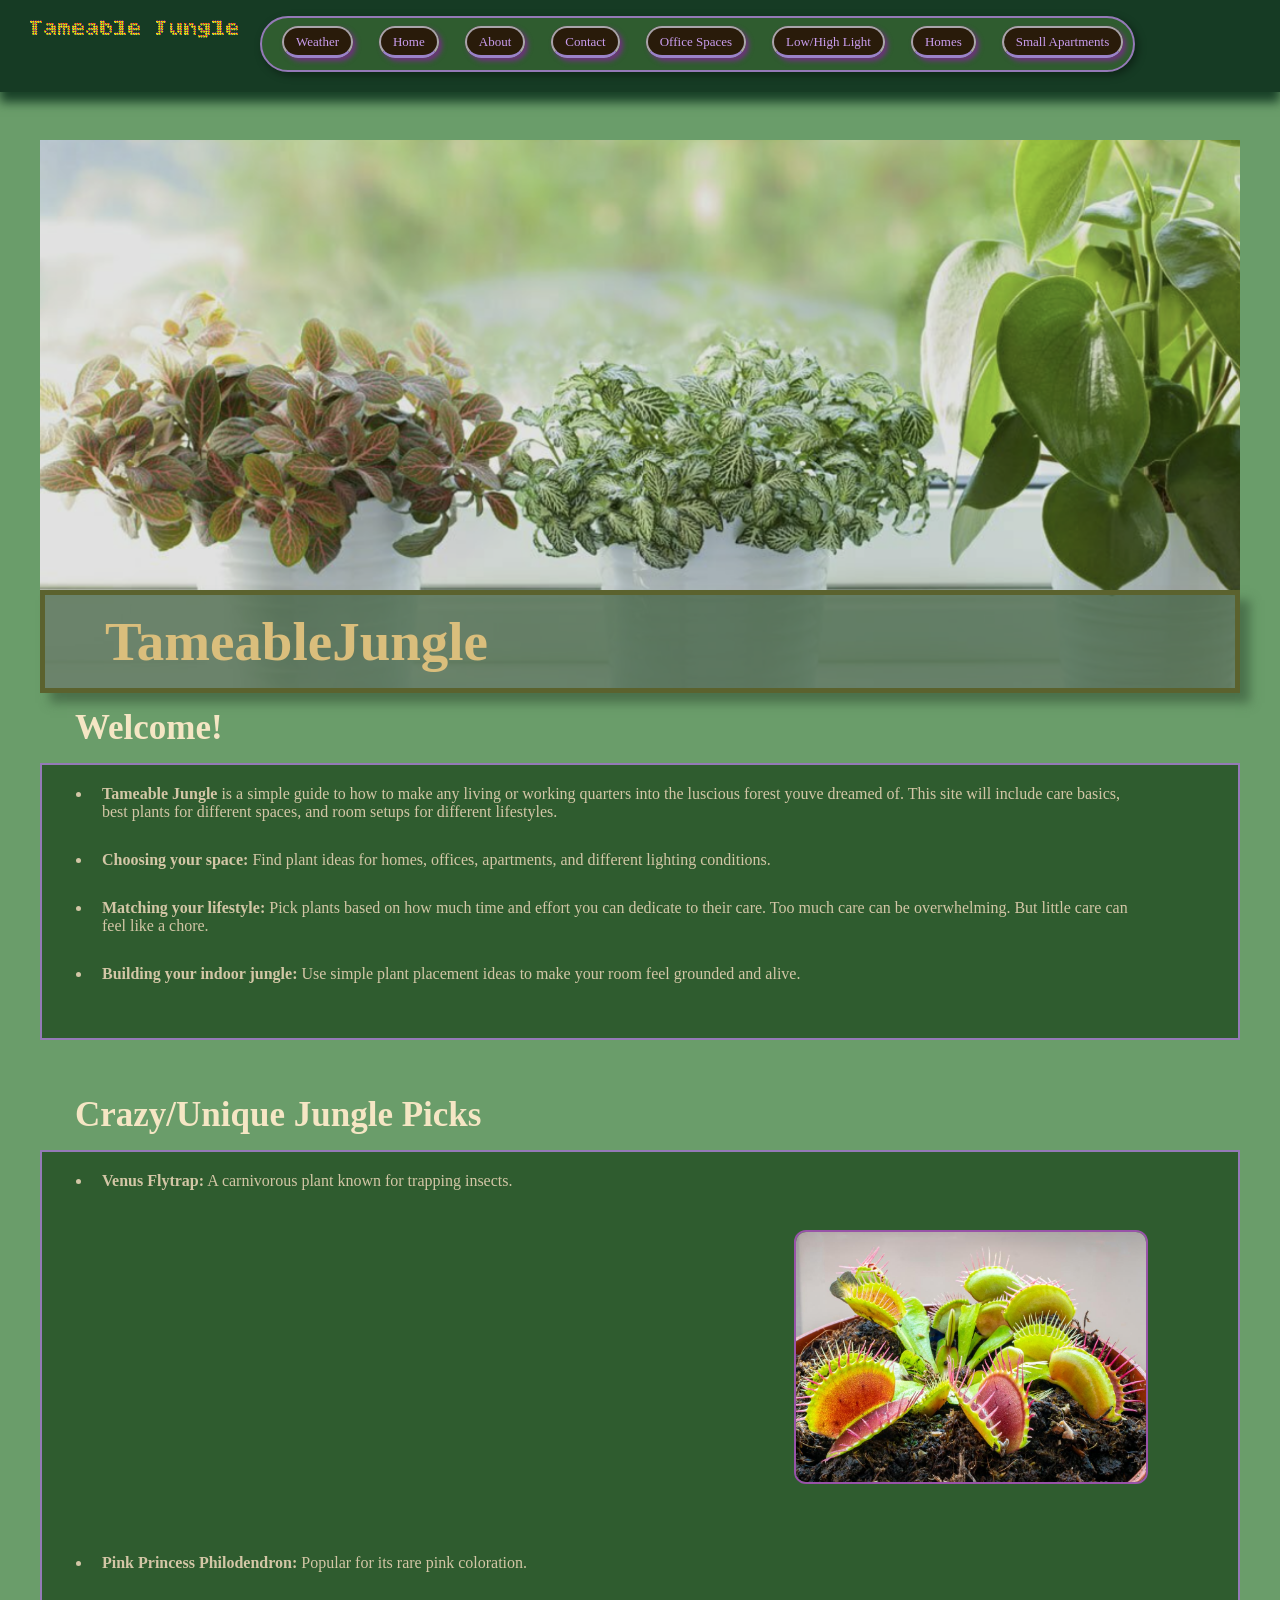
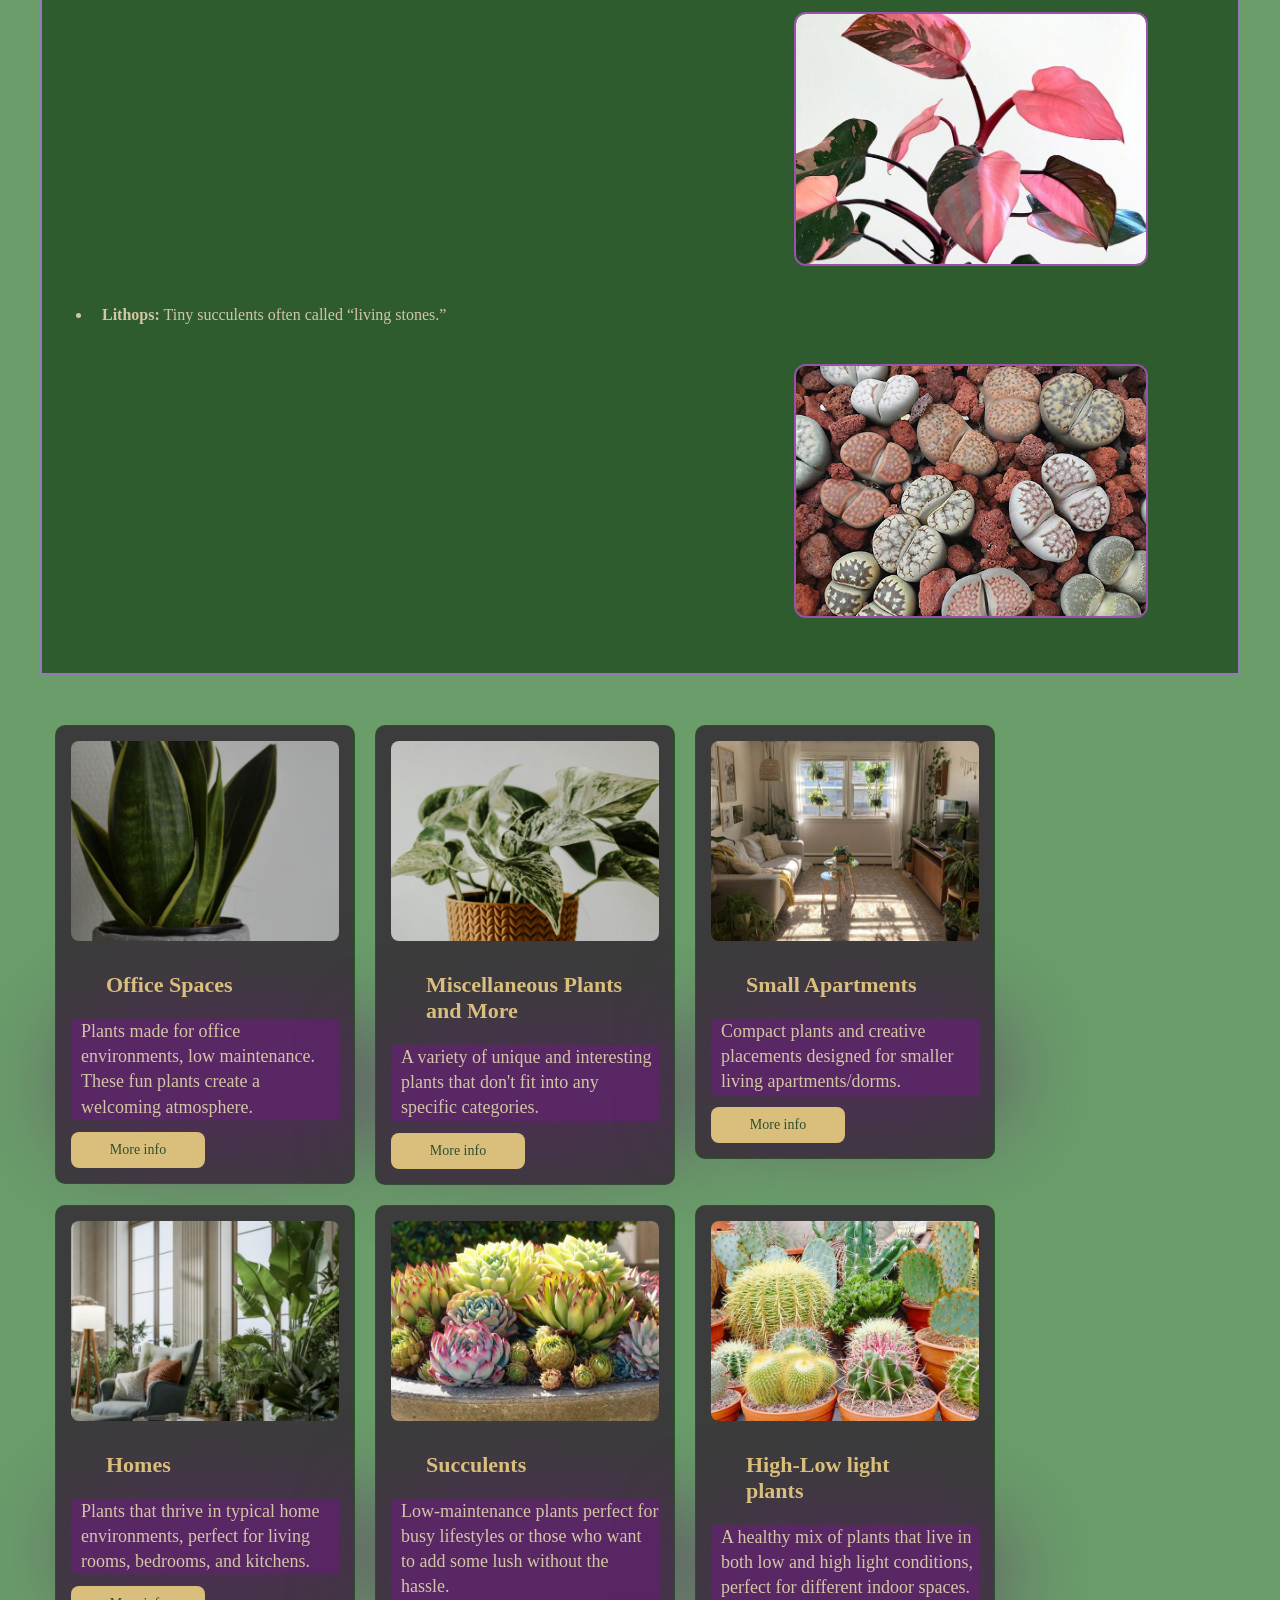
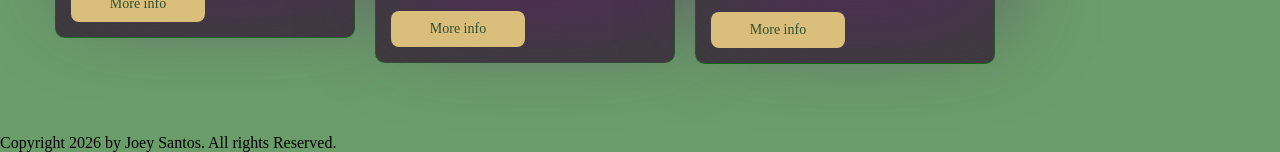
<file: index.html>
<!doctype html> <!-- Declares this document as HTML5 so browsers render it in standards mode -->
<html lang="en"> <!-- Root element of the page; lang="en" tells browsers and screen readers the language -->
<head> <!-- Metadata container: information ABOUT the page, not content shown on the page -->
<meta charset="utf-8" /> <!-- Character encoding for readable text -->
<meta name="viewport" content="width=device-width, initial-scale=1" /> <!-- Enables responsive layout -->

<title>TameableJungle</title>

<link rel="stylesheet" href="CSS/styles.css" /> <!-- Global stylesheet for site-wide styling -->




<style>.hero-image { background-image: url("Assets/plantapltns.png ");}


  </style>
<script src="JS/includes.js" defer></script> <!-- Deferred JS for future header/footer injection -->

</head>

<body>

  <!-- SITE HEADER Role: Contains site identity and primary navigation.

   This section will eventually be moved into includes/header.html and injected using JavaScript. -->

 <header id="site-header" class="site-header"></header>



  <main class="container"> <!-- Semantic role: main content unique to this page -->

   <div class="hero-image"> 
      <h1 class="hero"> TameableJungle </h1> 
</div>

   <h2>Welcome!</h2> <!-- Primary page heading -->




   
<!-- Supporting paragraph -->
<section>
<ul>

    <li><b> Tameable Jungle</b> is a simple guide to how to make any living or working quarters into the luscious forest youve dreamed of. This site will include care basics, best plants for different spaces, and room setups for different lifestyles.</li>
<li><b>Choosing your space:</b> Find plant ideas for homes, offices, apartments, and different lighting conditions.</li>

<li><b>Matching your lifestyle:</b> Pick plants based on how much time and effort you can dedicate to their care. Too much care can be overwhelming. But little care can feel like a chore.</li>

<li><b>Building your indoor jungle:</b> Use simple plant placement ideas to make your room feel grounded and alive.</li>

   </ul>
</section>






  


 
  <!-- Homework snippet -->

 





<h2>Crazy/Unique Jungle Picks</h2>
      <ul>
        <li><b>Venus Flytrap:</b> A carnivorous plant known for trapping insects.</li><section>

  
<div class="unique-plant">

  <div class="unique-text">

    

    

  </div>

  <img src="Assets\venus.jpg"
       alt="Venus Flytrap">

</div>


</section>
         <li><b>Pink Princess Philodendron:</b> Popular for its rare pink coloration.</li>
         <div class="unique-plant">

  <div class="unique-text">

    

    

  </div>

  <img src="Assets\pink.jpg"
       alt="pink princess philodendron">

</div>
        <li><b>Lithops:</b> Tiny succulents often called “living stones.”</li>
        <div class="unique-plant">

  <div class="unique-text">

    

    

  </div>

  <img src="Assets\lithops.jpg"
       alt="lithops">

</div>
        </ul>

 

   

<section class="flex-cards">
<div class="card">

    <img src="Assets\image_2026-02-25_003654293_cropped_processed_by_imagy.png"
     alt="photo of ... " width="100%">

    <h4>Office Spaces</h4>

    <p>Plants made for office environments, low maintenance. These fun plants create a welcoming atmosphere.</p>

    <button>More info</button>

  </div>
  <!-- Homework snippet -->

 
<div class="card">

    <img src="Assets\2.5.jpg"
     alt="photo of ... " width="100%">

    <h4>Miscellaneous Plants and More</h4>

    <p>A variety of unique and interesting plants that don't fit into any specific categories.</p>

    <button>More info</button>

  </div>
  <!-- Homework snippet -->
 
<div class="card">

    <img src="Assets\2.6.jpg"
     alt="photo of ... " width="100%">

    <h4>Small Apartments</h4>

    <p>Compact plants and creative placements designed for smaller living apartments/dorms.</p>

    <button>More info</button>

  </div>
  <!-- Homework snippet -->

<div class="card">

    <img src="Assets\2.7.png"
     alt="photo of ... " width="100%">

    <h4>Homes</h4>

    <p>Plants that thrive in typical home environments, perfect for living rooms, bedrooms, and kitchens.</p>

    <button>More info</button>

  </div>
  <!-- Homework snippet -->
 
<div class="card">

    <img src="Assets\2.8.jpg"
     alt="photo of ... " width="100%">

    <h4>Succulents</h4>

    <p>Low-maintenance plants perfect for busy lifestyles or those who want to add some lush without the hassle.</p>

    <button>More info</button>

  </div>
  <!-- Homework snippet -->
 
<div class="card">

    <img src="Assets\2.9.jpg"
     alt="photo of ... " width="100%">

    <h4>High-Low light plants</h4>

    <p>A healthy mix of plants that live in both low and high light conditions, perfect for different indoor spaces.</p>

    <button>More info</button>

  </div>
</section>



   </main>


  <!-- SITE FOOTER Role: Contains secondary information (copyright, secondary links). Will also be extracted into an include later. -->

  <footer id="site-footer" class="site-footer"> <!-- Semantic role: site-wide footer -->

   <div class="container">

    <p>&copy; 2026 Joseph Santos </p>

   </div>

  </footer>

 </body>

</html>
</file>
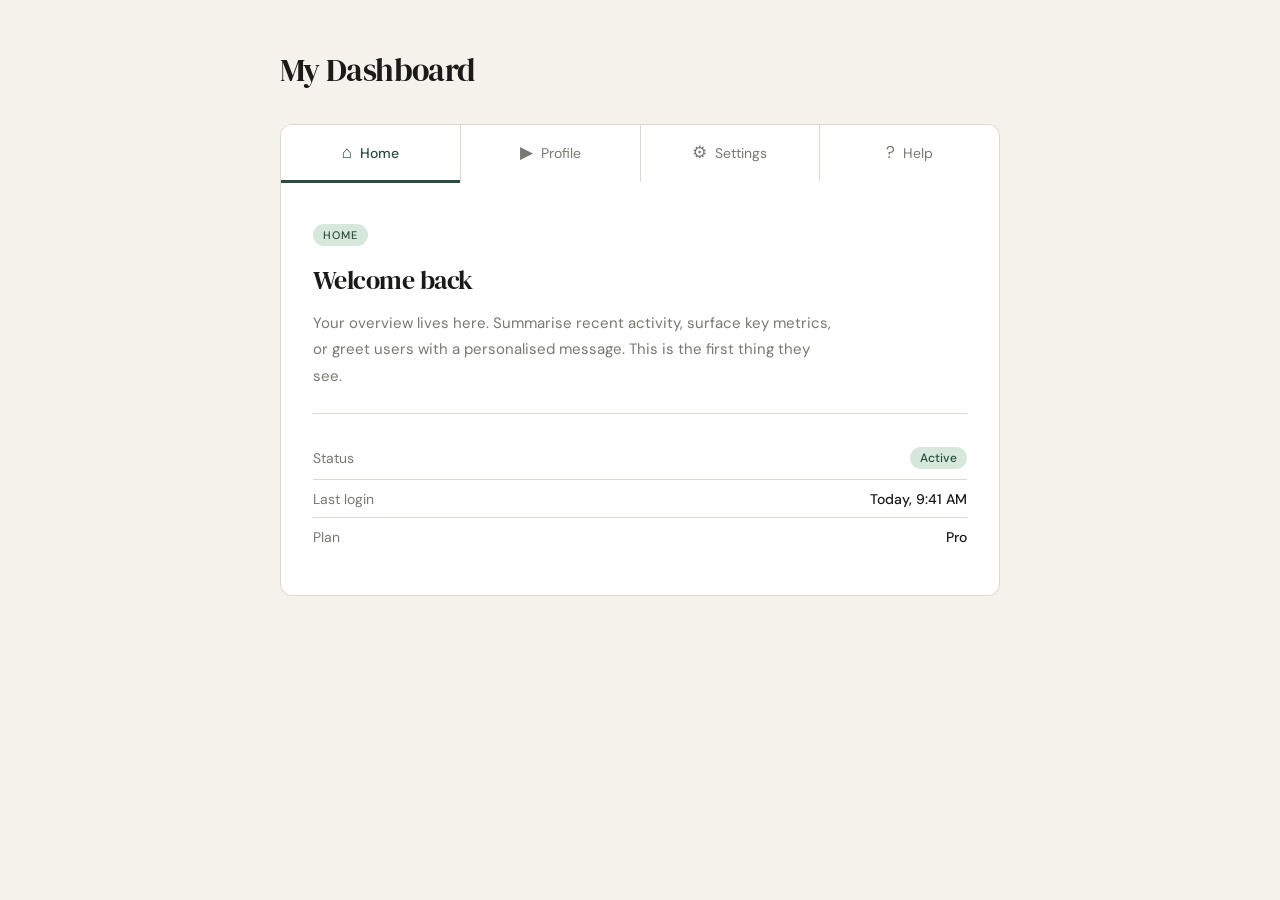
<file: ai-page.html>
<!DOCTYPE html>
<html lang="en">
<head>
  <meta charset="UTF-8" />
  <meta name="viewport" content="width=device-width, initial-scale=1.0" />
  <title>Four Tab Menu</title>
  <link href="https://fonts.googleapis.com/css2?family=DM+Serif+Display&family=DM+Sans:wght@300;400;500&display=swap" rel="stylesheet" />
  <style>
    *, *::before, *::after { box-sizing: border-box; margin: 0; padding: 0; }

    :root {
      --bg: #f5f2ec;
      --surface: #ffffff;
      --text: #1a1a18;
      --muted: #7a7870;
      --accent: #2b4d3a;
      --accent-light: #d6e8dc;
      --border: #ddd9d0;
      --tab-h: 58px;
    }

    body {
      font-family: 'DM Sans', sans-serif;
      background: var(--bg);
      color: var(--text);
      min-height: 100vh;
      display: flex;
      align-items: flex-start;
      justify-content: center;
      padding: 3rem 1rem;
    }

    .wrapper {
      width: 100%;
      max-width: 720px;
    }

    .page-heading {
      font-family: 'DM Serif Display', serif;
      font-size: 2rem;
      font-weight: 400;
      letter-spacing: -0.02em;
      margin-bottom: 2rem;
      color: var(--text);
    }

    .tab-bar {
      display: flex;
      background: var(--surface);
      border: 1px solid var(--border);
      border-bottom: none;
      border-radius: 12px 12px 0 0;
      overflow: hidden;
    }

    .tab-btn {
      flex: 1;
      height: var(--tab-h);
      border: none;
      background: transparent;
      font-family: 'DM Sans', sans-serif;
      font-size: 14px;
      font-weight: 400;
      color: var(--muted);
      cursor: pointer;
      display: flex;
      align-items: center;
      justify-content: center;
      gap: 8px;
      border-bottom: 3px solid transparent;
      transition: color 0.2s, border-color 0.2s, background 0.2s;
      position: relative;
    }

    .tab-btn + .tab-btn {
      border-left: 1px solid var(--border);
    }

    .tab-btn:hover {
      color: var(--text);
      background: #faf9f6;
    }

    .tab-btn.active {
      color: var(--accent);
      font-weight: 500;
      border-bottom: 3px solid var(--accent);
      background: var(--surface);
    }

    .tab-icon {
      font-size: 17px;
      line-height: 1;
    }

    .tab-panel {
      display: none;
      background: var(--surface);
      border: 1px solid var(--border);
      border-top: none;
      border-radius: 0 0 12px 12px;
      padding: 2.5rem 2rem;
      min-height: 280px;
      animation: fadeIn 0.2s ease;
    }

    .tab-panel.active { display: block; }

    @keyframes fadeIn {
      from { opacity: 0; transform: translateY(6px); }
      to   { opacity: 1; transform: translateY(0); }
    }

    .panel-tag {
      display: inline-block;
      font-size: 11px;
      font-weight: 500;
      letter-spacing: 0.08em;
      text-transform: uppercase;
      padding: 4px 10px;
      border-radius: 20px;
      background: var(--accent-light);
      color: var(--accent);
      margin-bottom: 1rem;
    }

    .panel-title {
      font-family: 'DM Serif Display', serif;
      font-size: 1.6rem;
      font-weight: 400;
      letter-spacing: -0.02em;
      margin-bottom: 0.75rem;
      color: var(--text);
    }

    .panel-body {
      font-size: 15px;
      line-height: 1.75;
      color: var(--muted);
      max-width: 520px;
    }

    .panel-body a {
      color: var(--accent);
      text-decoration: underline;
      text-underline-offset: 3px;
    }

    .divider {
      border: none;
      border-top: 1px solid var(--border);
      margin: 1.5rem 0;
    }

    .detail-row {
      display: flex;
      justify-content: space-between;
      align-items: center;
      padding: 0.6rem 0;
      font-size: 14px;
      border-bottom: 1px solid var(--border);
    }

    .detail-row:last-child { border-bottom: none; }

    .detail-label { color: var(--muted); }

    .detail-value {
      font-weight: 500;
      color: var(--text);
    }

    .badge {
      font-size: 12px;
      font-weight: 500;
      padding: 3px 10px;
      border-radius: 20px;
      background: var(--accent-light);
      color: var(--accent);
    }

    .toggle-row {
      display: flex;
      justify-content: space-between;
      align-items: center;
      padding: 0.75rem 0;
      border-bottom: 1px solid var(--border);
      font-size: 14px;
    }

    .toggle-row:last-child { border-bottom: none; }

    .toggle-label { color: var(--text); }
    .toggle-sub { font-size: 12px; color: var(--muted); margin-top: 2px; }

    .toggle {
      position: relative;
      width: 40px;
      height: 22px;
      flex-shrink: 0;
    }

    .toggle input { opacity: 0; width: 0; height: 0; }

    .toggle-track {
      position: absolute;
      inset: 0;
      background: var(--border);
      border-radius: 20px;
      cursor: pointer;
      transition: background 0.2s;
    }

    .toggle-track::after {
      content: '';
      position: absolute;
      width: 16px;
      height: 16px;
      left: 3px;
      top: 3px;
      background: #fff;
      border-radius: 50%;
      transition: transform 0.2s;
    }

    .toggle input:checked + .toggle-track { background: var(--accent); }
    .toggle input:checked + .toggle-track::after { transform: translateX(18px); }

    .faq-item { margin-bottom: 1.25rem; }
    .faq-q { font-weight: 500; font-size: 14px; margin-bottom: 4px; color: var(--text); }
    .faq-a { font-size: 14px; color: var(--muted); line-height: 1.65; }

    .help-btn {
      display: inline-flex;
      align-items: center;
      gap: 6px;
      margin-top: 1.5rem;
      padding: 10px 20px;
      border: 1px solid var(--accent);
      border-radius: 8px;
      background: transparent;
      font-family: 'DM Sans', sans-serif;
      font-size: 14px;
      font-weight: 500;
      color: var(--accent);
      cursor: pointer;
      transition: background 0.2s, color 0.2s;
      text-decoration: none;
    }

    .help-btn:hover { background: var(--accent); color: #fff; }
  </style>
</head>
<body>

<div class="wrapper">
  <h1 class="page-heading">My Dashboard</h1>

  <nav class="tab-bar" role="tablist">
    <button class="tab-btn active" role="tab" aria-selected="true" onclick="switchTab('home', this)">
      <span class="tab-icon">&#8962;</span> Home
    </button>
    <button class="tab-btn" role="tab" aria-selected="false" onclick="switchTab('profile', this)">
      <span class="tab-icon">&#9654;</span> Profile
    </button>
    <button class="tab-btn" role="tab" aria-selected="false" onclick="switchTab('settings', this)">
      <span class="tab-icon">&#9881;</span> Settings
    </button>
    <button class="tab-btn" role="tab" aria-selected="false" onclick="switchTab('help', this)">
      <span class="tab-icon">?</span> Help
    </button>
  </nav>

  <!-- Home -->
  <section id="panel-home" class="tab-panel active" role="tabpanel">
    <span class="panel-tag">Home</span>
    <h2 class="panel-title">Welcome back</h2>
    <p class="panel-body">Your overview lives here. Summarise recent activity, surface key metrics, or greet users with a personalised message. This is the first thing they see.</p>
    <hr class="divider" />
    <div class="detail-row">
      <span class="detail-label">Status</span>
      <span class="badge">Active</span>
    </div>
    <div class="detail-row">
      <span class="detail-label">Last login</span>
      <span class="detail-value">Today, 9:41 AM</span>
    </div>
    <div class="detail-row">
      <span class="detail-label">Plan</span>
      <span class="detail-value">Pro</span>
    </div>
  </section>

  <!-- Profile -->
  <section id="panel-profile" class="tab-panel" role="tabpanel">
    <span class="panel-tag">Profile</span>
    <h2 class="panel-title">Your profile</h2>
    <p class="panel-body">Manage your account details, avatar, and personal information from this panel.</p>
    <hr class="divider" />
    <div class="detail-row">
      <span class="detail-label">Name</span>
      <span class="detail-value">Alex Morgan</span>
    </div>
    <div class="detail-row">
      <span class="detail-label">Email</span>
      <span class="detail-value">alex@example.com</span>
    </div>
    <div class="detail-row">
      <span class="detail-label">Role</span>
      <span class="detail-value">Administrator</span>
    </div>
    <div class="detail-row">
      <span class="detail-label">Member since</span>
      <span class="detail-value">March 2023</span>
    </div>
  </section>

  <!-- Settings -->
  <section id="panel-settings" class="tab-panel" role="tabpanel">
    <span class="panel-tag">Settings</span>
    <h2 class="panel-title">Preferences</h2>
    <p class="panel-body">Control how your account looks and behaves.</p>
    <hr class="divider" />
    <div class="toggle-row">
      <div>
        <div class="toggle-label">Email notifications</div>
        <div class="toggle-sub">Receive updates via email</div>
      </div>
      <label class="toggle"><input type="checkbox" checked /><span class="toggle-track"></span></label>
    </div>
    <div class="toggle-row">
      <div>
        <div class="toggle-label">Dark mode</div>
        <div class="toggle-sub">Switch to a dark colour scheme</div>
      </div>
      <label class="toggle"><input type="checkbox" /><span class="toggle-track"></span></label>
    </div>
    <div class="toggle-row">
      <div>
        <div class="toggle-label">Two-factor authentication</div>
        <div class="toggle-sub">Add an extra layer of security</div>
      </div>
      <label class="toggle"><input type="checkbox" checked /><span class="toggle-track"></span></label>
    </div>
  </section>

  <!-- Help -->
  <section id="panel-help" class="tab-panel" role="tabpanel">
    <span class="panel-tag">Help</span>
    <h2 class="panel-title">Help &amp; support</h2>
    <div class="faq-item">
      <p class="faq-q">How do I reset my password?</p>
      <p class="faq-a">Go to the login page and click "Forgot password". You'll receive a reset link by email within a few minutes.</p>
    </div>
    <div class="faq-item">
      <p class="faq-q">How do I upgrade my plan?</p>
      <p class="faq-a">Navigate to Profile &rarr; Billing and choose the plan that works best for you. Changes take effect immediately.</p>
    </div>
    <div class="faq-item">
      <p class="faq-q">Can I export my data?</p>
      <p class="faq-a">Yes. Head to Settings and scroll to the Data section. You can request a full export at any time.</p>
    </div>
    <a class="help-btn" href="mailto:support@example.com">Contact support &rarr;</a>
  </section>
</div>

<script>
  function switchTab(id, btn) {
    document.querySelectorAll('.tab-btn').forEach(function(b) {
      b.classList.remove('active');
      b.setAttribute('aria-selected', 'false');
    });
    document.querySelectorAll('.tab-panel').forEach(function(p) {
      p.classList.remove('active');
    });
    btn.classList.add('active');
    btn.setAttribute('aria-selected', 'true');
    document.getElementById('panel-' + id).classList.add('active');
  }
</script>

</body>
</html>
</file>
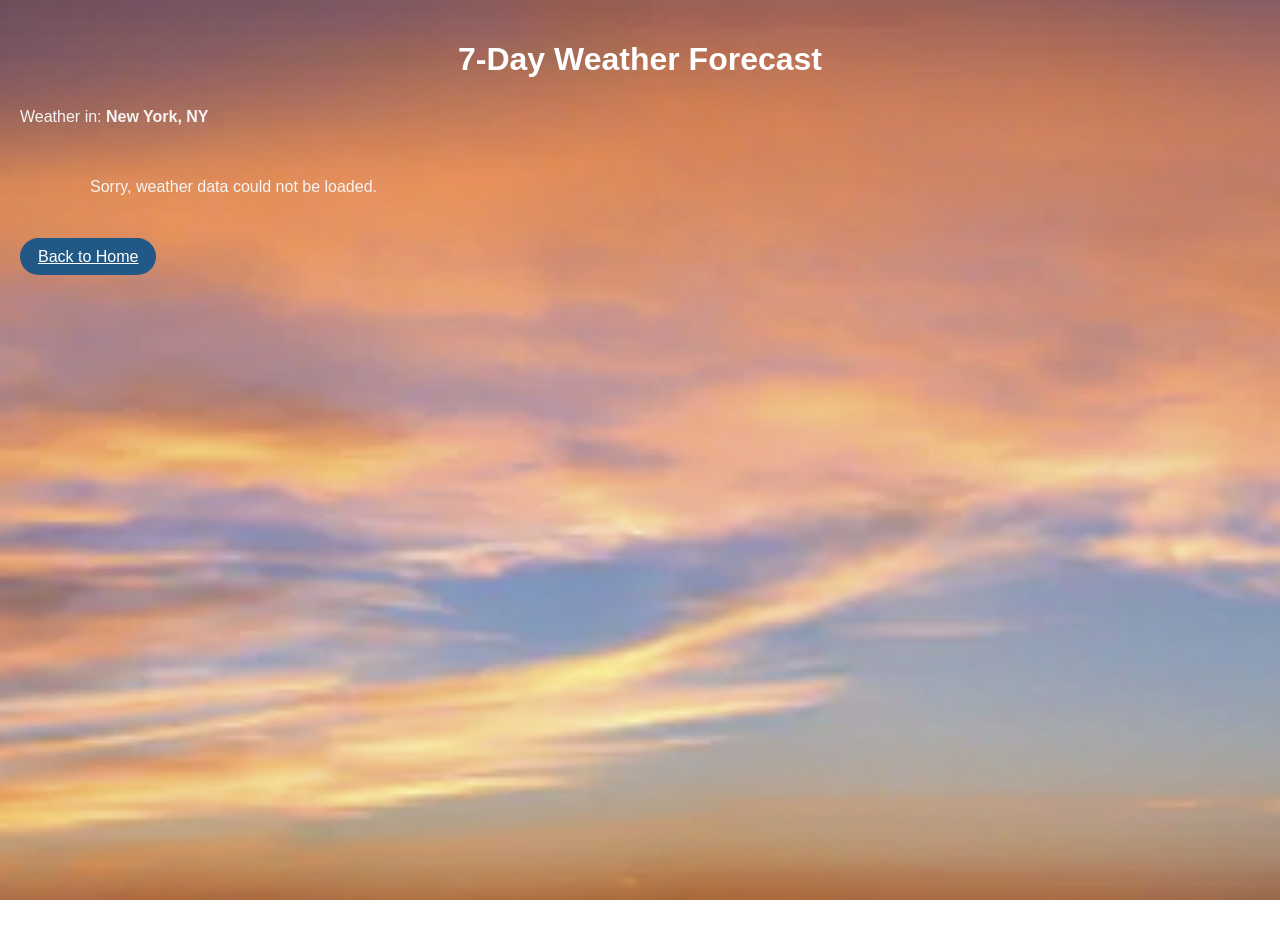
<file: weather.html>
<!DOCTYPE html>
<html lang="en">
<head>
<meta charset=“UTF-8”>
<meta name="viewport" content="width=device-width, initial-scale=1.0">
<title>Weather API Cards</title>
<link rel="stylesheet" href="CSS/weather-styles.css">
</head>
<body>
<h1>7-Day Weather Forecast</h1>
<p>Weather in: <b>New York, NY</b></p>
<section id="weather-container"></section>
<script src="JS/weather-script.js"></script>
<p><a href="index.html"> Back to Home</a></p>

</body>
</html>
</file>
<file: CSS/styles.css>
*{
  
  margin: 0;
}




body{font-family: Verdana;
background-color: #6a9d6a;}
a {text-decoration-line: underline;}



ul.nav {
   list-style: none;
  display: flex;
  flex-wrap: wrap;
  gap: 16px;
  padding: 10px;
  justify-content: center;
  border: 2px solid rgb(148, 122, 183);
  background-color: #2f5c2f;
  box-shadow: 3px 3px 8px rgba(0,0,0,0.4);
  border-radius: 100px;
  padding-block: 15px;
  }
    

ul.nav li a {
    color: #c99dee;
    text-decoration: none;
    margin-left: 10px;
    border: 2px solid rgb(169 164 170);
    border-radius: 90px;
    padding: 6px 12px;
    font-size: 13px;
    white-space: nowrap;
    border-bottom: 3px solid rgb(154, 130, 201);
    box-shadow: 3px 3px 5px rgb(111, 50, 126);
    background-color: #291b0a;
}
ul.nav li  :hover{

background-color:rgb(177, 104, 190);}

.hero-image{background-image: url("/Assets/plantapltns.png ");
min-height: 400px;

    background-size: cover;
background-position: center;
display: flex;
align-items: flex-end;
border: 0px solid greenyellow;
margin-top: 120px;


}



h1.hero {color:#dabe7c;
  font-size: 55px;
  border
  : 5px solid rgb(91, 98, 46);
  background-color: rgba(63, 97, 64, 0.73);
width: 93%;
padding-left: 5%;

 box-shadow: 10px 10px 10px rgba(63, 97, 64, 0.73);
margin-top: 50vh;

}


ul.nav li {font-family: Tahoma;padding-bottom: 5px; font-size: 15px; text-decoration: none; color: aliceblue;
 list-style: none;}



.container {
  max-width: 1200px;
  margin: 0 auto;
  padding: 20px;

  
}

h1,h2,h3,h4,h5,h6{color:#dabe7c; font-family: 'Playfair Display', serif;
border: 0px solid rgb(169, 83, 83);
padding: 15px 35px ;
font-size: 35px;

}
h1,h2 {
font-family: 'Playfair Display', serif;
  color: #f5e6c4;
}





main p {line-height: 1.4;font-size: 18px; 
  border: 4px solid #592764;
  background-color: #592764;
  box-shadow: 12px 12px 100px #592764;
  color: #d3c6a6;
 }

.unique-plant {
  display: flex;
  align-items: center;
  justify-content: space-between;
  gap: 30px;
  margin-top: 30px;
  flex-wrap: wrap;
}

.unique-plant img {
  width: 350px;
  height: 250px;
  object-fit: cover;
  border-radius: 12px;
  border-color: #994aab;
  border: 2px solid #9853a8;
  margin-bottom: 20px;
}







ul:not(.nav) {
  background-color: #2f5c2f;
  border: 2px solid rgb(148, 122, 183);
  padding-bottom: 35px;
  color: #d3c6a6;
  padding-right: 90px;
}

ul:not(.nav) li {
  padding: 10px;
  margin: 10px;
}

ol {
  background-color: #324632;
border: 0px solid rgb(169, 83, 83);
  
}
ul.top-five {
  background-color: #cfe4c9;     
  font-size: 20px;
  color: #178b57;
  padding: 50px;
  line-height:3 ;
  font-family: "cursive";
  border-radius: 0px;
  padding-bottom: 80px;
  

}
ul.nav.li {
   margin: 0;
  padding: 0;
}

.top-five li {
  margin-bottom: 50px;
  

}

.top-title {
  color: #f5e6c4;
  font-size: 28px;
  border: #c99dee;
  margin-top: 40px;
  text-decoration: underline;

  
  
}



.flex-cards {

display: flex;

 flex-wrap: wrap;

 gap: 20px;

margin-top: 50px;
margin-left: 15px;

 align-items: flex-start;

}



.card {
flex: 0 0 300px;
 border-radius:10px;
  background: rgb(60, 60, 60);

  border: 1px dotted green;

  color: white;
 

  box-sizing: border-box;

  padding:15px;

}

section{
margin-bottom:40px;
}

.card img {
  width: 100%;
  height: 200px;
  object-fit: cover;
  border-radius: 8px;
}

section{
margin-bottom:40px;
}

.card h4 {

 margin: 12px 0 6px;
  color:#dabe7c;
font-family: 'Lucida Handwriting', cursive;
 font-size: 22px;

}

.card p {

 margin: 0 0 12px;
  padding-left: 10px;
 line-height: 1.4;
 border: none;

}
.card button {
 background:#dabe7c;
  color:#2f4f2f;
 margin-top: auto;

 padding: 10px 12px;

 border: 0;

 border-radius: 8px;

 cursor: pointer;

 font-family: Georgia, serif;

}
.grid-cards {

 display: grid;

 grid-template-columns: 1fr 1fr 1fr;

 gap: 20px;

}

.logo {
   color: #f2d8a7;
  text-decoration: none;
  font-size: 24px;
  font-family: 'Bitcount Grid Double Ink', cursive;
padding-right: 20px;
  max-width: 230px;
  line-height: 1.2;

}
 
 
  

.header-container {

position:fixed;

width:100%;
box-sizing: border-box;

background-color:rgb(22, 59, 36);

margin-top:-3.7px;

padding: 20px 30px;
 
z-index: 99;

top: 0;

box-shadow: 0px 10px 10px rgb(25, 65, 40);

display:flex;

justify-content: flex-start;
align-items: flex-start;

}
form {

  width: 350px;

  margin: 30px auto;

  border: 1px solid rgba(110, 64, 126, 0.842);

  background-color: #592764;

  padding: 25px 25px 25px 25px;
  box-shadow: 0px 50px 7000px
  
  #592764;
  padding-top: 90px;

}

label {

  display: block;

  margin-top: 20px;

  font-weight: bold;

  padding-bottom:5px;

}

input {

  width: 90%;

  height: 25px;

  font-size:20px;

}

textarea {

  width: 90%;

}

.phone {

  width: 100px;

}

button {

  display: block;

  margin-top: 20px;

  padding: 10px 10px;

  width: 50%;

  background-color: #0073e6;

  color: white;

  border: none;

  cursor: pointer;

  font-size: 14px;

}

button:hover {

  background-color: #825fa3;

  border-radius: 20px;

   }

   select {
  width: 90%;
  height: 25px;
  font-size: 18px;
}
legend {
  color: #f5e6c4;
  
  padding: 0 8px;
}

fieldset {
  margin-top: 20px;
  margin-bottom: 20px;
  padding: 15px;
  border: 2px solid #d3c6a6;
}




fieldset label {
  display: inline;
}

.hamburger span {
  width: 32px;
  height: 10px;
 background-color: #bc93db;
 
  display: block;
   transition: transform 0.3s ease, opacity 0.3s ease;
  border-radius: 3px;
  
}
.hamburger {
display: none;
  flex-direction: column;
  justify-content: space-between;
  width: 30px;
  
  height: 22px;
  cursor: pointer;
  margin-right: 25px;
  margin-left: auto;
  padding-bottom: 0;
  border: 2px solid #715984;
}
#nav-toggle {
  display: none;
}
@media (max-width: 768px)

 {
  h1.hero {
  font-size: 42px;
  width: 100%;
  padding-left: 15px;
  box-sizing: border-box;
  word-break: break-word;
}
  .main {
  width: fit-content;
  margin: 0 auto;
}

  .header-container {
    flex-wrap: wrap;
    align-items: flex-start;
    box-sizing: border-box;
    
    
  
  }
.hamburger:hover{
 transform: scale(1.1) rotate(5deg);}
  .hamburger {
    display: flex;
    gap: 7px;
     background-color: rgba(49, 8, 44, 0.85);
     
  padding: 10px;
  border-radius: 10px;
   box-shadow: 3px 3px 8px rgba(0,0,0,0.4);
  }

  .main {
display: none;
  width: fit-content;
  margin: 0 auto;
    
  }

  #nav-toggle:checked ~ .main {
     display: inline-block;





  }

  ul.nav {
  flex-direction: column;
  align-items: center;
  gap: 6px;

  padding: 20px;
  width: fit-content;

  box-shadow: 0 0 8px rgba(201,157,238,0.4);
    
  }
  
  

  ul.nav li a {
    display: inline-block;
 min-width: 180px;
  padding: 12px 20px;
    display: block;
    padding: 12px;
     box-shadow: 0 0 8px rgba(201,157,238,0.4);
     text-align: center;
    
  }
 

}

#nav-toggle:checked ~ .hamburger span:nth-child(1) {
  transform: translateY(9.5px) rotate(45deg);
}

#nav-toggle:checked ~ .hamburger span:nth-child(2) {
  transform: scaleX(0);
}

#nav-toggle:checked ~ .hamburger span:nth-child(3) {
  transform: translateY(-9.5px) rotate(-45deg);
}
</file>
<file: CSS/weather-styles.css>
body {
    font-family: Arial, sans-serif;
    margin: 0;
    padding: 20px;
    min-height: 100vh;
    background: linear-gradient(to bottom, #1e2a38, #4f8ecf, #9fc7ea); 
    color: #f7f4f4;
       background-image: url("../Assets/SUNSET.jpg");
        background-size: cover;
    background-position: center;
    background-repeat: no-repeat;
    background-attachment: fixed;
}

h1 {
text-align: center;
margin-bottom: 30px;
color:#ffffff
}

#weather-container {
display: grid;
grid-template-columns: repeat(auto-fit, minmax(220px, 1fr));
gap: 20px;
max-width: 1100px;
margin: 0 auto;
padding:20px 0;
}


.card {
  background-color: rgba(40, 70, 120, 0.45);
    border: 1px solid rgba(255, 255, 255, 0.3);
border-radius: 18px;
text-decoration: none;

padding: 20px;
box-shadow: 0 4px 12px rgba(0, 0, 0, 0.2);
text-align: center;
  backdrop-filter: blur(10px);
  -webkit-backdrop-filter: blur(10px); 
}

.card h2 {
 margin-top: 0;
    font-size: 1.2rem;
    color: white;
       text-decoration: underline;
  
}

.card p {
 margin: 8px 0;
    color: #f8fbff;
    text-decoration: none;
}
.card {
    transition: transform 0.3s ease, box-shadow 0.3s ease, background-color 0.3s ease;
    
}
.card:hover {
    transform: translateY(-10px);
    box-shadow: 0 12px 24px rgba(0, 0, 0, 0.3);
    background-color: rgba(40, 70, 120, 0.65);
}
.weather-icon {
  width: 100%;
  height: 150px;
  object-fit: cover;
  border-radius: 8px;
border-radius:50%;
box-shadow:0 0 20px rgba(173,216,230,.9);
}
.wind-icon {
width: 120px;
height: 100px;
display: block;
margin: 10px auto;

box-shadow:0 0 20px rgba(173,216,230,.9);
}
.weather-icon{border-radius:18px;}
.location{
text-align:center;
margin-bottom:20px;
}
a{
background:#225886;
padding:10px 18px;
border-radius:20px;

color:white;
}
</file>
